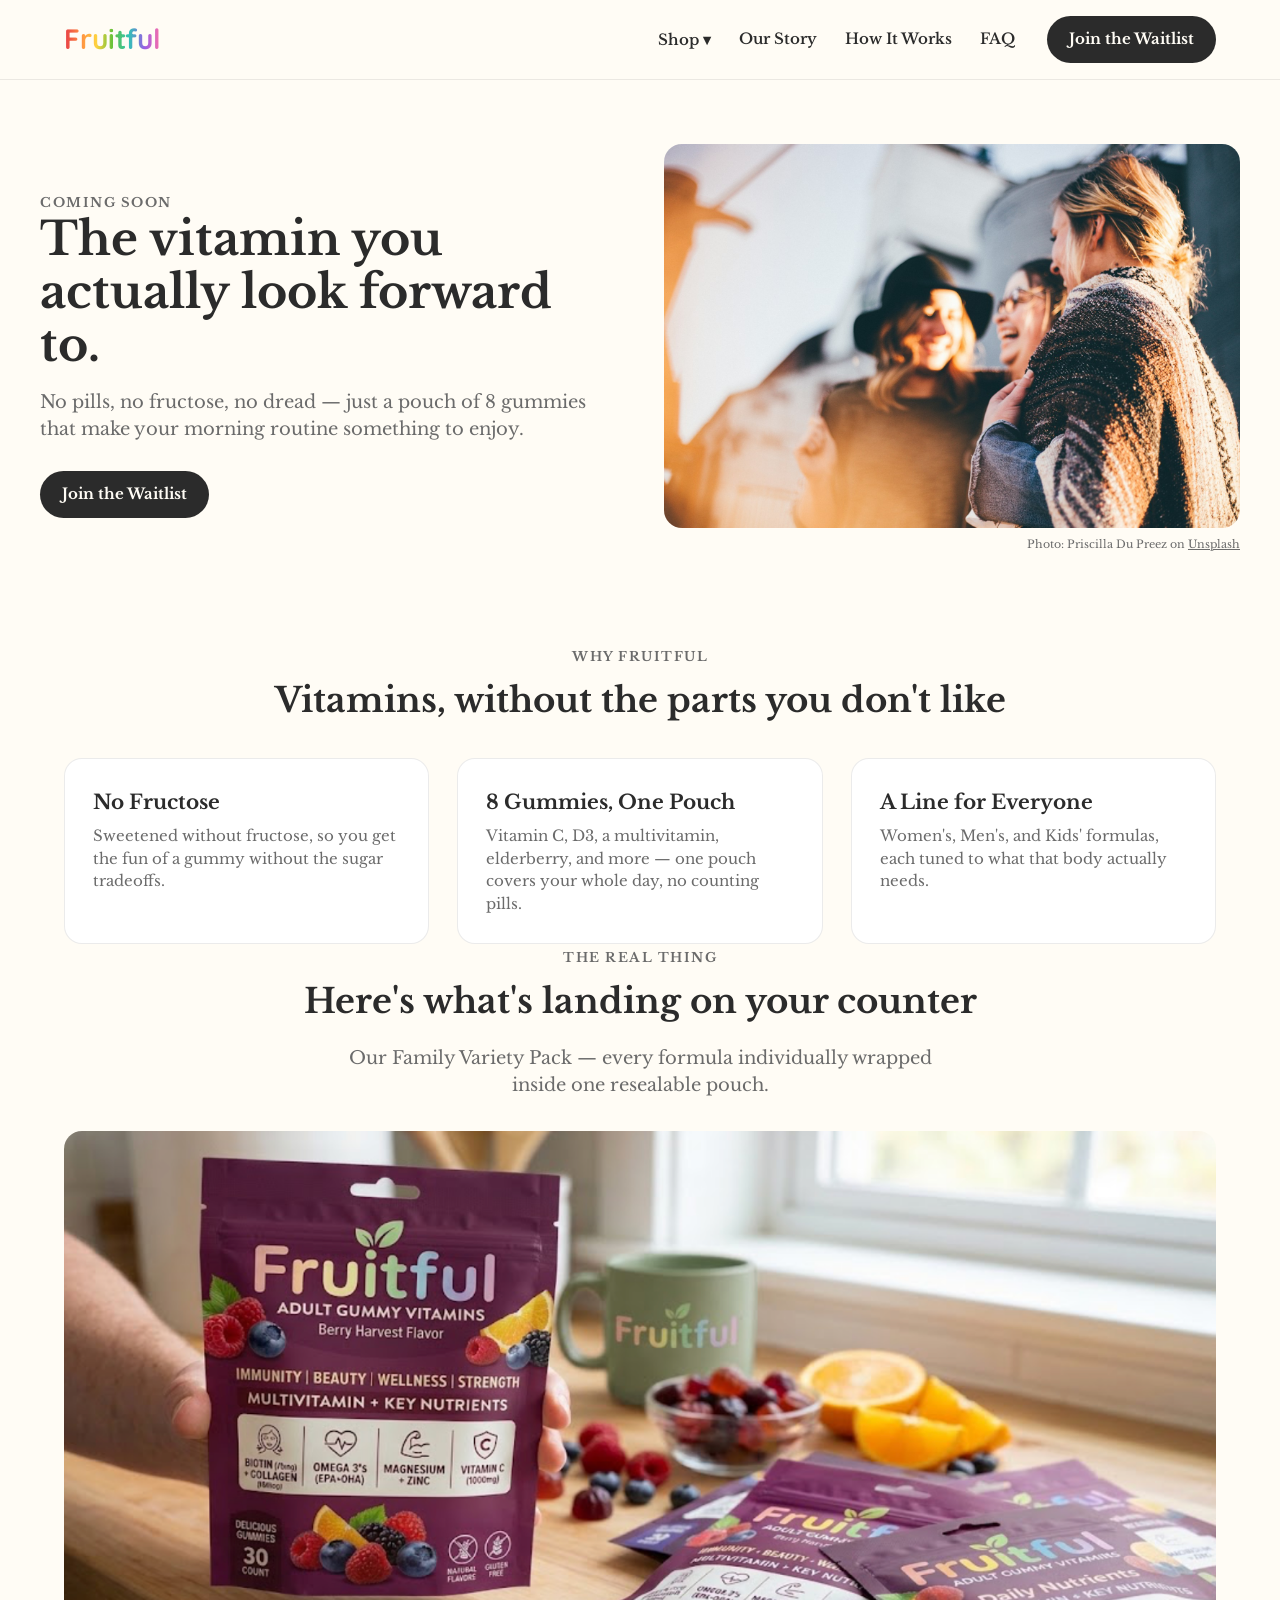
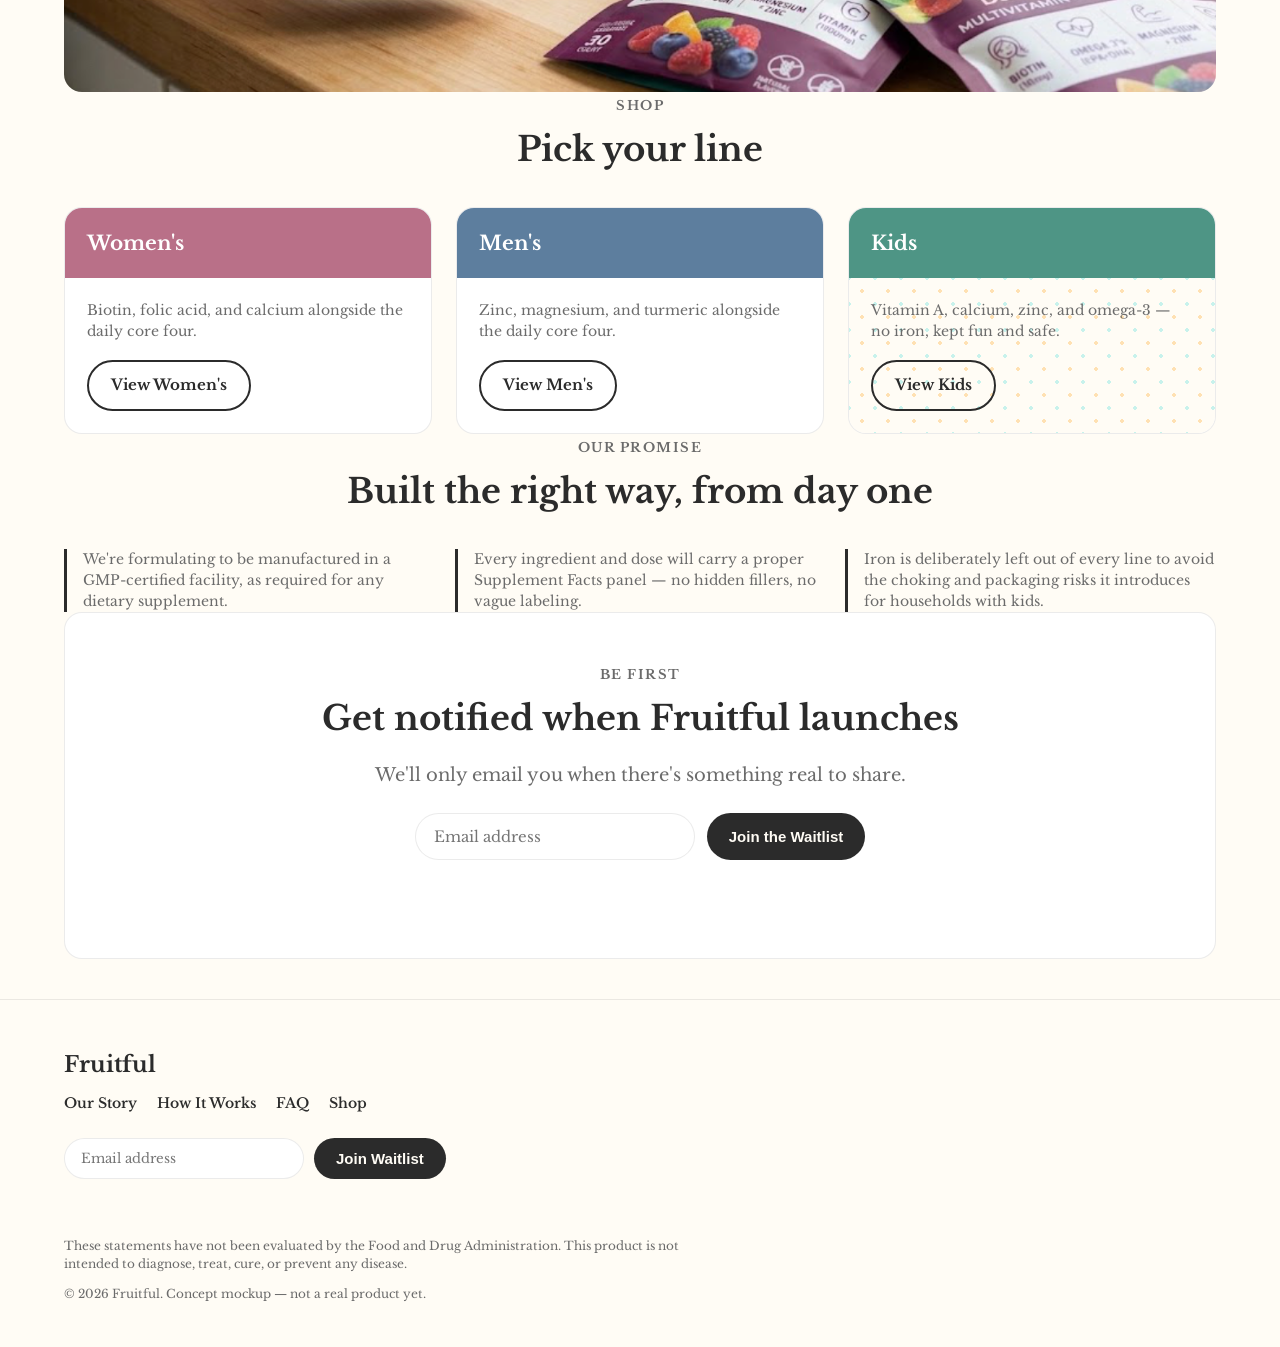
<file: index.html>
<!doctype html>
<html lang="en">
<head>
<meta charset="utf-8" />
<meta name="viewport" content="width=device-width, initial-scale=1" />
<title>Fruitful — daily vitamins, reinvented as fruit snacks</title>
<link rel="preconnect" href="https://fonts.googleapis.com">
<link href="https://fonts.googleapis.com/css2?family=Quicksand:wght@500;600;700&family=Libre+Baskerville:wght@400;700&display=swap" rel="stylesheet">
<link rel="stylesheet" href="css/styles.css">
</head>
<body>
<div id="nav-slot"></div>

<main>
  <div class="wrap hero">
    <div>
      <span class="eyebrow">Coming soon</span>
      <h1>The vitamin you actually look forward to.</h1>
      <p class="lede">No pills, no fructose, no dread — just a pouch of 8 gummies that make your morning routine something to enjoy.</p>
      <a href="#waitlist" class="btn btn-cta">Join the Waitlist</a>
    </div>
    <div>
      <div class="hero-photo"><img src="images/hero-index.jpg" alt="Friends laughing together outdoors"></div>
      <p class="photo-credit">Photo: Priscilla Du Preez on <a href="https://unsplash.com" target="_blank" rel="noopener">Unsplash</a></p>
    </div>
  </div>

  <section class="wrap">
    <div class="center">
      <span class="eyebrow">Why Fruitful</span>
      <h2>Vitamins, without the parts you don't like</h2>
    </div>
    <div class="features" style="margin-top:32px;">
      <div class="feature-card">
        <h3>No Fructose</h3>
        <p>Sweetened without fructose, so you get the fun of a gummy without the sugar tradeoffs.</p>
      </div>
      <div class="feature-card">
        <h3>8 Gummies, One Pouch</h3>
        <p>Vitamin C, D3, a multivitamin, elderberry, and more — one pouch covers your whole day, no counting pills.</p>
      </div>
      <div class="feature-card">
        <h3>A Line for Everyone</h3>
        <p>Women's, Men's, and Kids' formulas, each tuned to what that body actually needs.</p>
      </div>
    </div>
  </section>

  <section class="wrap">
    <div class="center">
      <span class="eyebrow">The real thing</span>
      <h2>Here's what's landing on your counter</h2>
      <p class="lede center">Our Family Variety Pack — every formula individually wrapped inside one resealable pouch.</p>
    </div>
    <div class="hero-photo" style="margin-top:32px;">
      <img src="images/packaging-family-pack.png" alt="Fruitful Family Variety Pack pouch surrounded by individually wrapped gummy packets for Vitamin C, D3, Multi, Elderberry, Zinc, Magnesium, Complex, B12, Biotin, and Turmeric">
    </div>
  </section>

  <section class="wrap">
    <div class="center">
      <span class="eyebrow">Shop</span>
      <h2>Pick your line</h2>
    </div>
    <div class="lines-grid" style="margin-top:32px;">
      <div class="line-card women">
        <div class="line-banner">Women's</div>
        <div class="line-body">
          <p>Biotin, folic acid, and calcium alongside the daily core four.</p>
          <a href="product-women.html" class="btn btn-outline">View Women's</a>
        </div>
      </div>
      <div class="line-card men">
        <div class="line-banner">Men's</div>
        <div class="line-body">
          <p>Zinc, magnesium, and turmeric alongside the daily core four.</p>
          <a href="product-men.html" class="btn btn-outline">View Men's</a>
        </div>
      </div>
      <div class="line-card kids">
        <div class="line-banner">Kids</div>
        <div class="line-body">
          <p>Vitamin A, calcium, zinc, and omega-3 — no iron, kept fun and safe.</p>
          <a href="product-kids.html" class="btn btn-outline">View Kids</a>
        </div>
      </div>
    </div>
  </section>

  <section class="wrap">
    <div class="center">
      <span class="eyebrow">Our promise</span>
      <h2>Built the right way, from day one</h2>
    </div>
    <div class="promise-list">
      <div class="promise-item">We're formulating to be manufactured in a GMP-certified facility, as required for any dietary supplement.</div>
      <div class="promise-item">Every ingredient and dose will carry a proper Supplement Facts panel — no hidden fillers, no vague labeling.</div>
      <div class="promise-item">Iron is deliberately left out of every line to avoid the choking and packaging risks it introduces for households with kids.</div>
    </div>
  </section>

  <section class="wrap" id="waitlist">
    <div class="waitlist">
      <span class="eyebrow">Be first</span>
      <h2>Get notified when Fruitful launches</h2>
      <p class="lede center">We'll only email you when there's something real to share.</p>
      <form class="waitlist-form" data-waitlist-form>
        <input type="email" placeholder="Email address" required />
        <button type="submit" class="btn btn-cta">Join the Waitlist</button>
      </form>
      <p class="form-message" data-waitlist-message></p>
    </div>
  </section>
</main>

<div id="footer-slot"></div>

<script src="js/nutrients.js"></script>
<script src="js/app.js"></script>
</body>
</html>
</file>
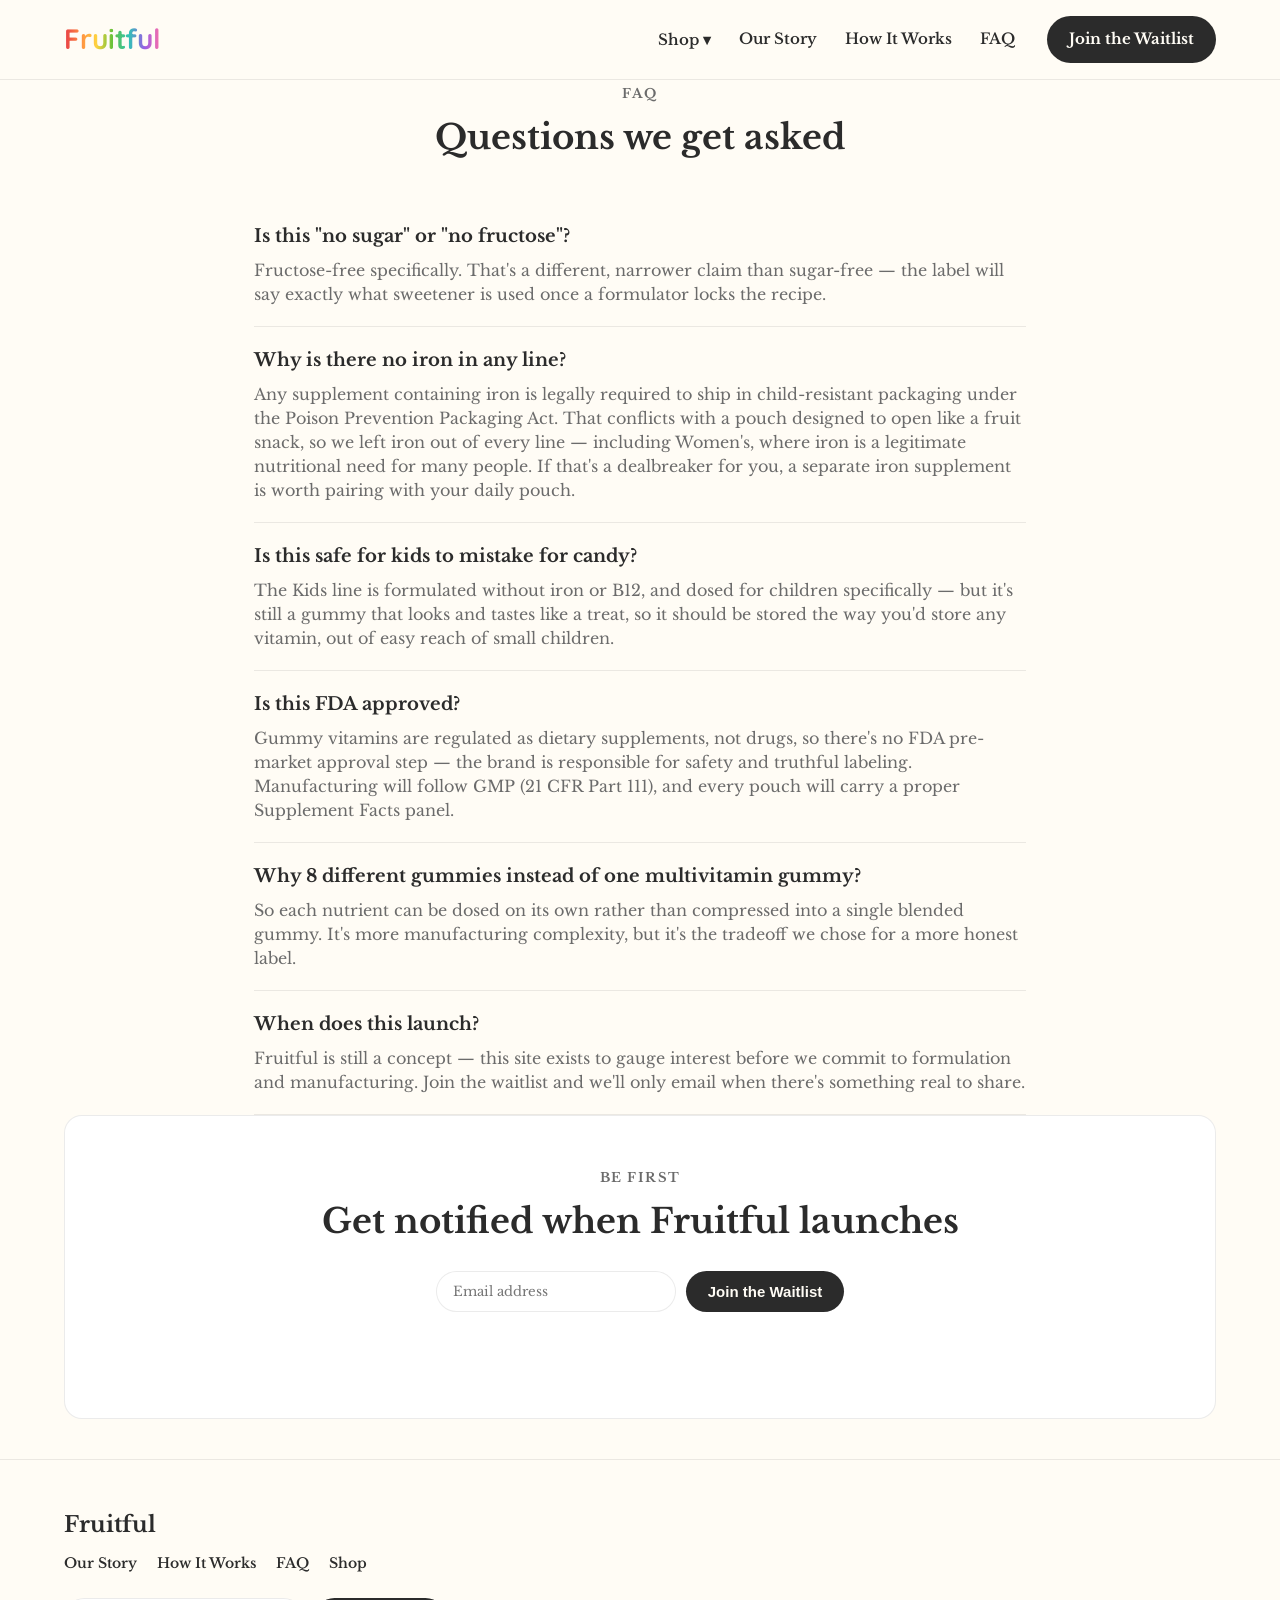
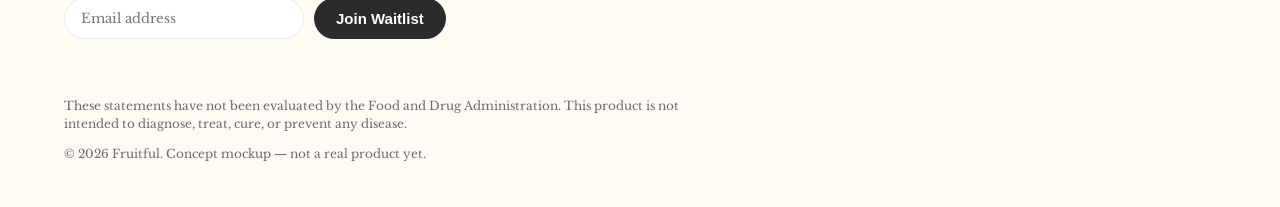
<file: faq.html>
<!doctype html>
<html lang="en">
<head>
<meta charset="utf-8" />
<meta name="viewport" content="width=device-width, initial-scale=1" />
<title>FAQ — Fruitful</title>
<link rel="preconnect" href="https://fonts.googleapis.com">
<link href="https://fonts.googleapis.com/css2?family=Quicksand:wght@500;600;700&family=Libre+Baskerville:wght@400;700&display=swap" rel="stylesheet">
<link rel="stylesheet" href="css/styles.css">
</head>
<body>
<div id="nav-slot"></div>

<main>
  <section class="wrap center" style="padding-bottom:24px;">
    <span class="eyebrow">FAQ</span>
    <h2>Questions we get asked</h2>
  </section>

  <section class="wrap" style="max-width:820px;">
    <div class="faq-item">
      <h3>Is this "no sugar" or "no fructose"?</h3>
      <p>Fructose-free specifically. That's a different, narrower claim than sugar-free — the label will say exactly what sweetener is used once a formulator locks the recipe.</p>
    </div>
    <div class="faq-item">
      <h3>Why is there no iron in any line?</h3>
      <p>Any supplement containing iron is legally required to ship in child-resistant packaging under the Poison Prevention Packaging Act. That conflicts with a pouch designed to open like a fruit snack, so we left iron out of every line — including Women's, where iron is a legitimate nutritional need for many people. If that's a dealbreaker for you, a separate iron supplement is worth pairing with your daily pouch.</p>
    </div>
    <div class="faq-item">
      <h3>Is this safe for kids to mistake for candy?</h3>
      <p>The Kids line is formulated without iron or B12, and dosed for children specifically — but it's still a gummy that looks and tastes like a treat, so it should be stored the way you'd store any vitamin, out of easy reach of small children.</p>
    </div>
    <div class="faq-item">
      <h3>Is this FDA approved?</h3>
      <p>Gummy vitamins are regulated as dietary supplements, not drugs, so there's no FDA pre-market approval step — the brand is responsible for safety and truthful labeling. Manufacturing will follow GMP (21 CFR Part 111), and every pouch will carry a proper Supplement Facts panel.</p>
    </div>
    <div class="faq-item">
      <h3>Why 8 different gummies instead of one multivitamin gummy?</h3>
      <p>So each nutrient can be dosed on its own rather than compressed into a single blended gummy. It's more manufacturing complexity, but it's the tradeoff we chose for a more honest label.</p>
    </div>
    <div class="faq-item">
      <h3>When does this launch?</h3>
      <p>Fruitful is still a concept — this site exists to gauge interest before we commit to formulation and manufacturing. Join the waitlist and we'll only email when there's something real to share.</p>
    </div>
  </section>

  <section class="wrap">
    <div class="waitlist">
      <span class="eyebrow">Be first</span>
      <h2>Get notified when Fruitful launches</h2>
      <form class="footer-waitlist" data-waitlist-form style="justify-content:center; margin-top:24px;">
        <input type="email" placeholder="Email address" required />
        <button type="submit" class="btn btn-cta">Join the Waitlist</button>
      </form>
      <p class="form-message" data-waitlist-message></p>
    </div>
  </section>
</main>

<div id="footer-slot"></div>

<script src="js/nutrients.js"></script>
<script src="js/app.js"></script>
</body>
</html>
</file>
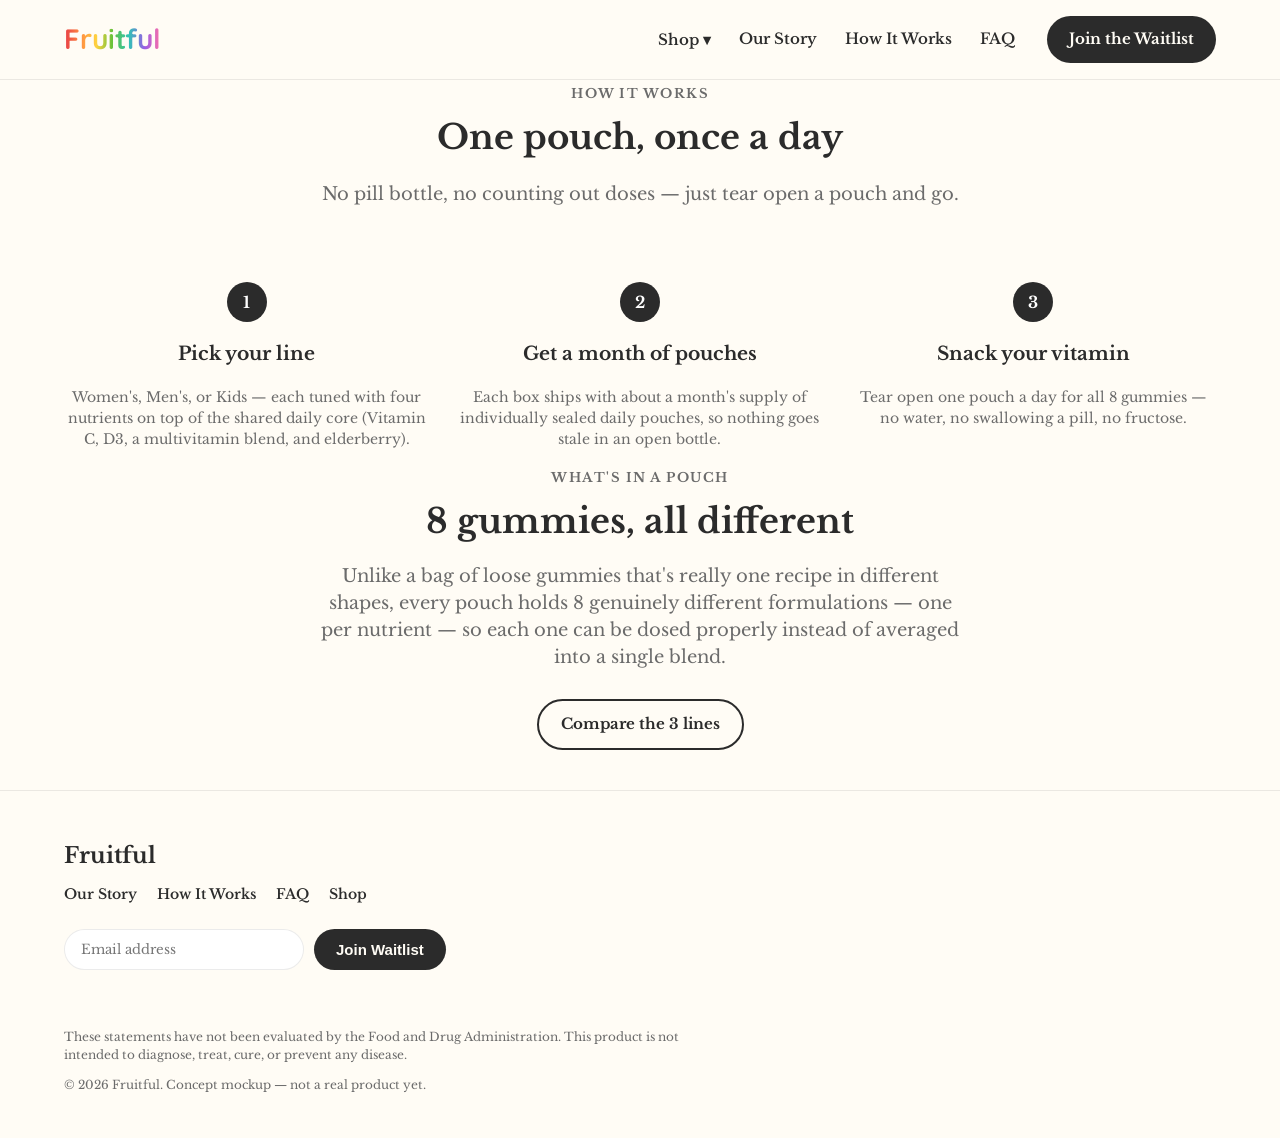
<file: how-it-works.html>
<!doctype html>
<html lang="en">
<head>
<meta charset="utf-8" />
<meta name="viewport" content="width=device-width, initial-scale=1" />
<title>How It Works — Fruitful</title>
<link rel="preconnect" href="https://fonts.googleapis.com">
<link href="https://fonts.googleapis.com/css2?family=Quicksand:wght@500;600;700&family=Libre+Baskerville:wght@400;700&display=swap" rel="stylesheet">
<link rel="stylesheet" href="css/styles.css">
</head>
<body>
<div id="nav-slot"></div>

<main>
  <section class="wrap center" style="padding-bottom:24px;">
    <span class="eyebrow">How it works</span>
    <h2>One pouch, once a day</h2>
    <p class="lede center">No pill bottle, no counting out doses — just tear open a pouch and go.</p>
  </section>

  <section class="wrap">
    <div class="steps">
      <div class="step">
        <div class="step-num">1</div>
        <h3>Pick your line</h3>
        <p>Women's, Men's, or Kids — each tuned with four nutrients on top of the shared daily core (Vitamin C, D3, a multivitamin blend, and elderberry).</p>
      </div>
      <div class="step">
        <div class="step-num">2</div>
        <h3>Get a month of pouches</h3>
        <p>Each box ships with about a month's supply of individually sealed daily pouches, so nothing goes stale in an open bottle.</p>
      </div>
      <div class="step">
        <div class="step-num">3</div>
        <h3>Snack your vitamin</h3>
        <p>Tear open one pouch a day for all 8 gummies — no water, no swallowing a pill, no fructose.</p>
      </div>
    </div>
  </section>

  <section class="wrap">
    <div class="center">
      <span class="eyebrow">What's in a pouch</span>
      <h2>8 gummies, all different</h2>
    </div>
    <p class="lede center" style="margin:16px auto 0;">Unlike a bag of loose gummies that's really one recipe in different shapes, every pouch holds 8 genuinely different formulations — one per nutrient — so each one can be dosed properly instead of averaged into a single blend.</p>
    <a href="shop.html" class="btn btn-outline" style="display:table; margin:28px auto 0;">Compare the 3 lines</a>
  </section>
</main>

<div id="footer-slot"></div>

<script src="js/nutrients.js"></script>
<script src="js/app.js"></script>
</body>
</html>
</file>
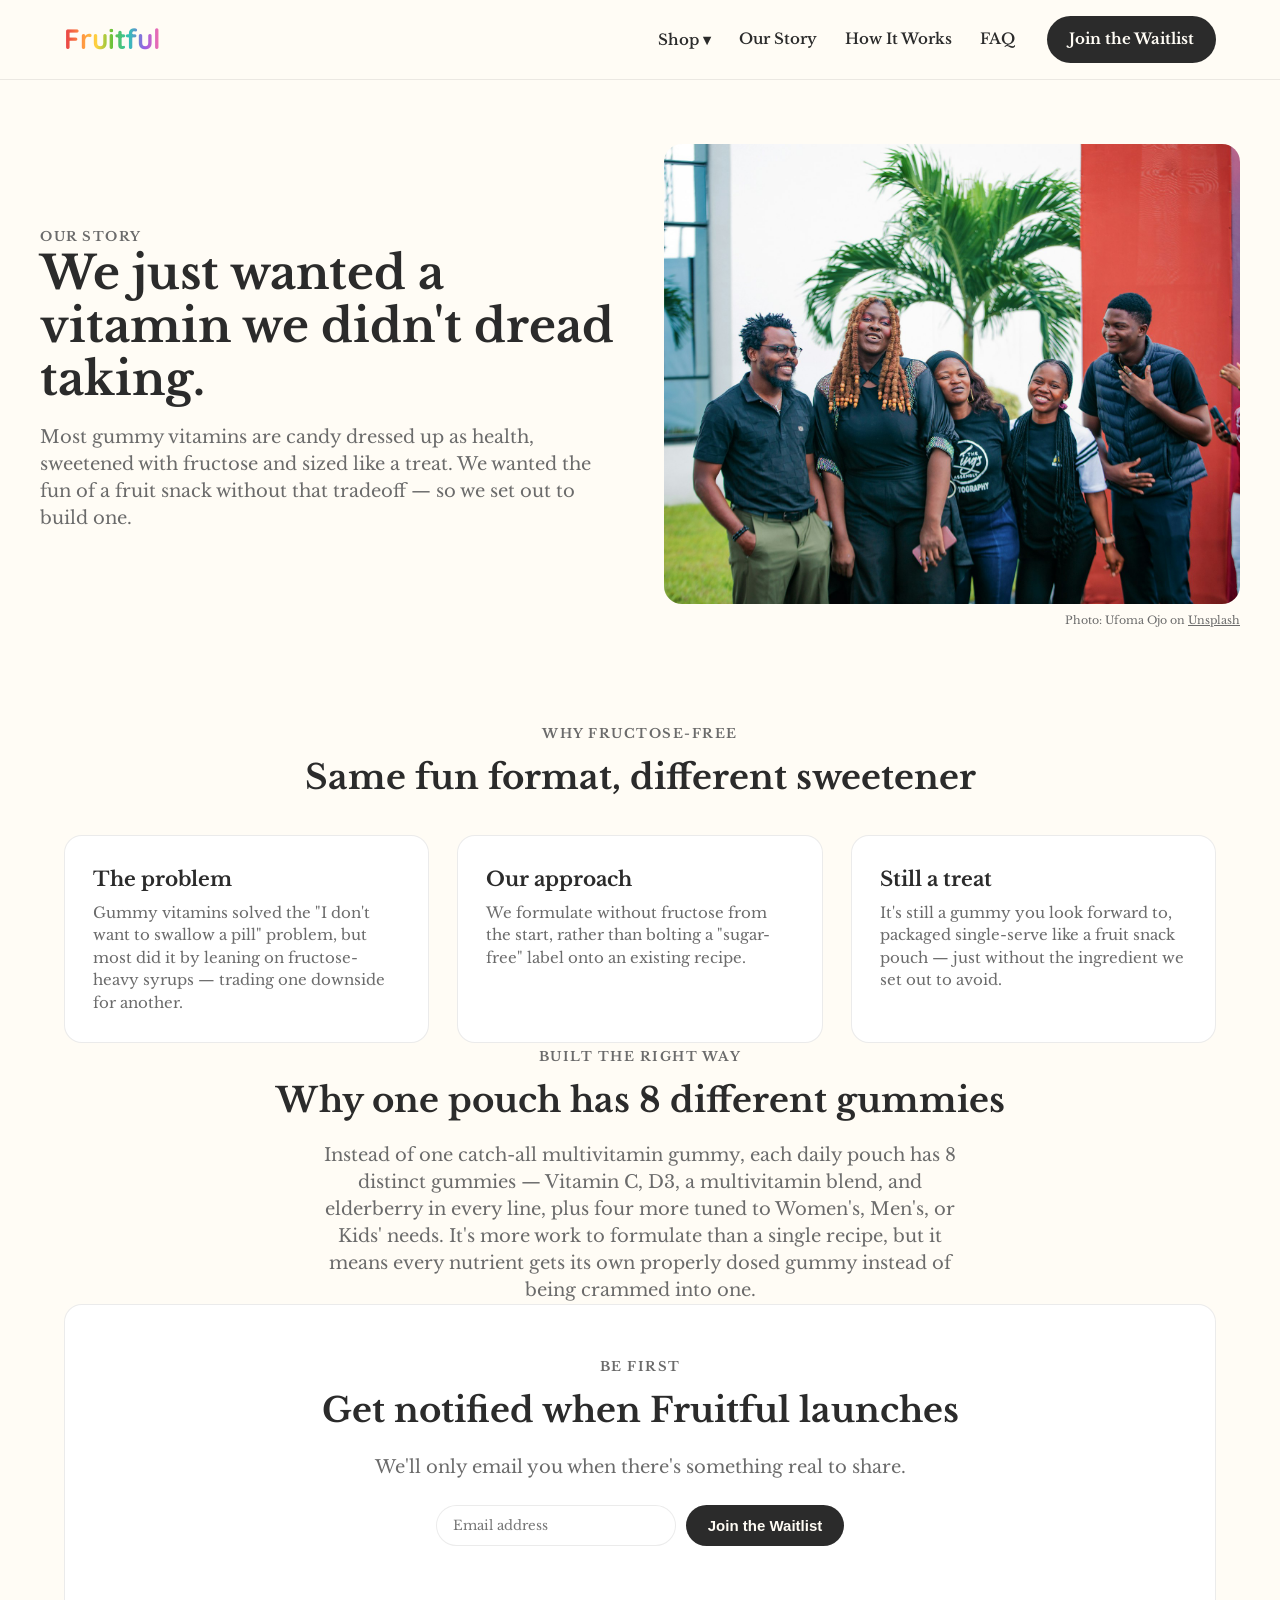
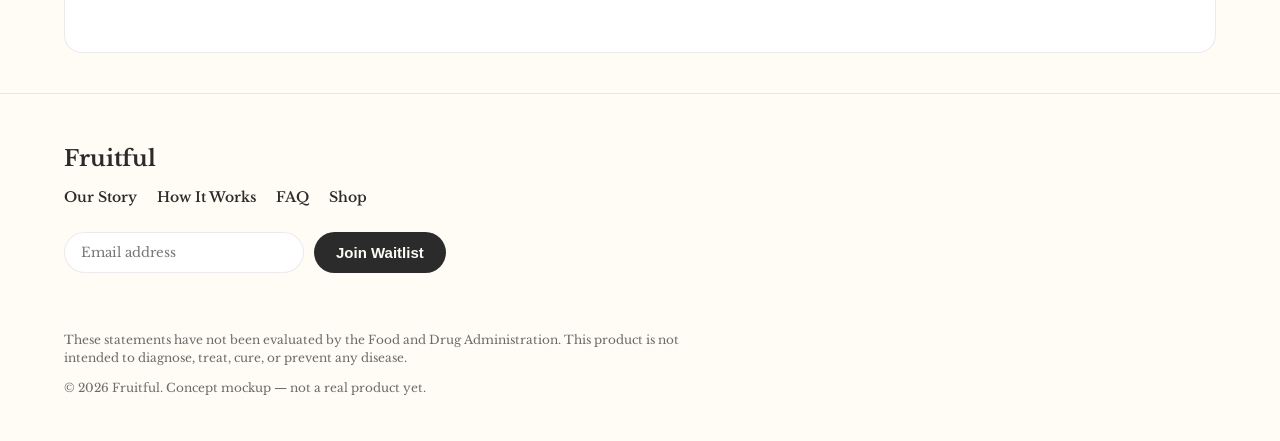
<file: our-story.html>
<!doctype html>
<html lang="en">
<head>
<meta charset="utf-8" />
<meta name="viewport" content="width=device-width, initial-scale=1" />
<title>Our Story — Fruitful</title>
<link rel="preconnect" href="https://fonts.googleapis.com">
<link href="https://fonts.googleapis.com/css2?family=Quicksand:wght@500;600;700&family=Libre+Baskerville:wght@400;700&display=swap" rel="stylesheet">
<link rel="stylesheet" href="css/styles.css">
</head>
<body>
<div id="nav-slot"></div>

<main>
  <div class="wrap hero">
    <div>
      <span class="eyebrow">Our story</span>
      <h1>We just wanted a vitamin we didn't dread taking.</h1>
      <p class="lede">Most gummy vitamins are candy dressed up as health, sweetened with fructose and sized like a treat. We wanted the fun of a fruit snack without that tradeoff — so we set out to build one.</p>
    </div>
    <div>
      <div class="hero-photo"><img src="images/hero-story.jpg" alt="Group of friends laughing together outdoors"></div>
      <p class="photo-credit">Photo: Ufoma Ojo on <a href="https://unsplash.com" target="_blank" rel="noopener">Unsplash</a></p>
    </div>
  </div>

  <section class="wrap">
    <div class="center">
      <span class="eyebrow">Why fructose-free</span>
      <h2>Same fun format, different sweetener</h2>
    </div>
    <div class="features" style="margin-top:32px;">
      <div class="feature-card">
        <h3>The problem</h3>
        <p>Gummy vitamins solved the "I don't want to swallow a pill" problem, but most did it by leaning on fructose-heavy syrups — trading one downside for another.</p>
      </div>
      <div class="feature-card">
        <h3>Our approach</h3>
        <p>We formulate without fructose from the start, rather than bolting a "sugar-free" label onto an existing recipe.</p>
      </div>
      <div class="feature-card">
        <h3>Still a treat</h3>
        <p>It's still a gummy you look forward to, packaged single-serve like a fruit snack pouch — just without the ingredient we set out to avoid.</p>
      </div>
    </div>
  </section>

  <section class="wrap">
    <div class="center">
      <span class="eyebrow">Built the right way</span>
      <h2>Why one pouch has 8 different gummies</h2>
    </div>
    <p class="lede center" style="margin:16px auto 0;">Instead of one catch-all multivitamin gummy, each daily pouch has 8 distinct gummies — Vitamin C, D3, a multivitamin blend, and elderberry in every line, plus four more tuned to Women's, Men's, or Kids' needs. It's more work to formulate than a single recipe, but it means every nutrient gets its own properly dosed gummy instead of being crammed into one.</p>
  </section>

  <section class="wrap">
    <div class="waitlist">
      <span class="eyebrow">Be first</span>
      <h2>Get notified when Fruitful launches</h2>
      <p class="lede center">We'll only email you when there's something real to share.</p>
      <form class="footer-waitlist" data-waitlist-form style="justify-content:center; margin-top:24px;">
        <input type="email" placeholder="Email address" required />
        <button type="submit" class="btn btn-cta">Join the Waitlist</button>
      </form>
      <p class="form-message" data-waitlist-message></p>
    </div>
  </section>
</main>

<div id="footer-slot"></div>

<script src="js/nutrients.js"></script>
<script src="js/app.js"></script>
</body>
</html>
</file>
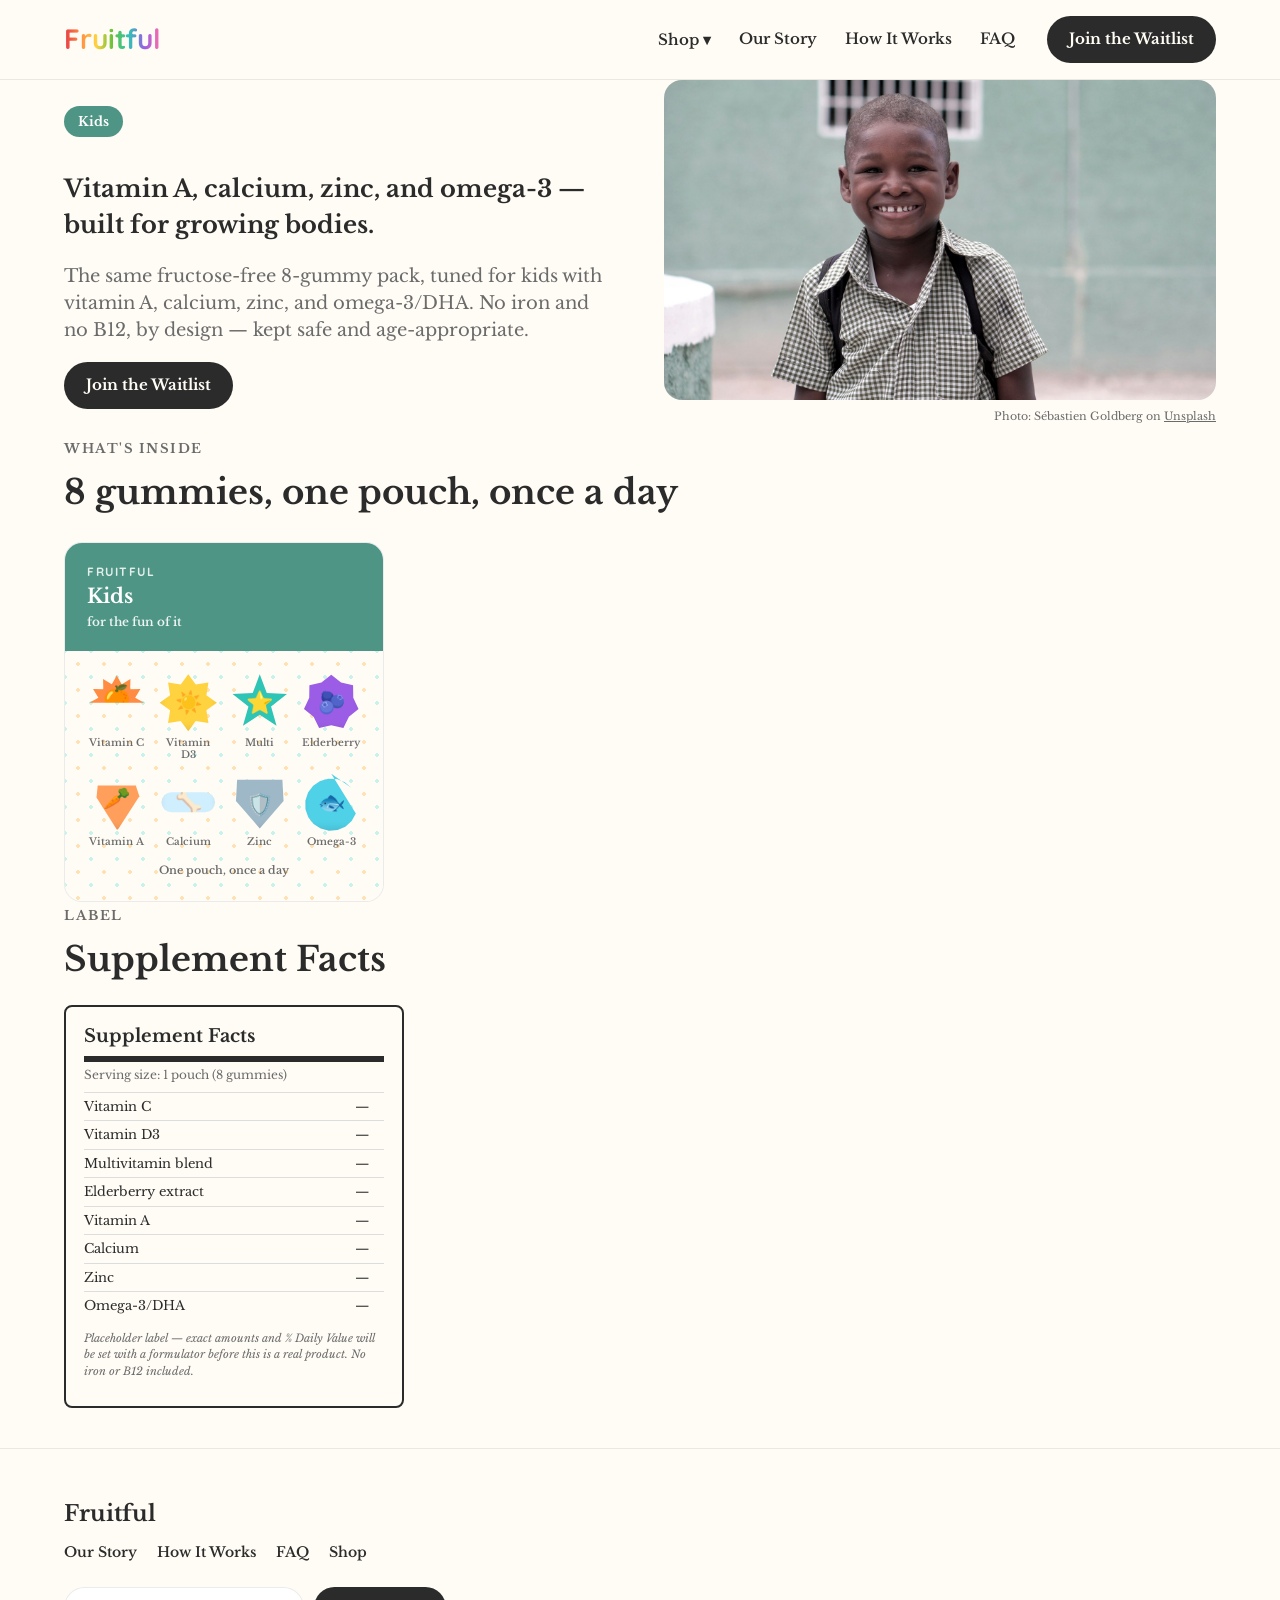
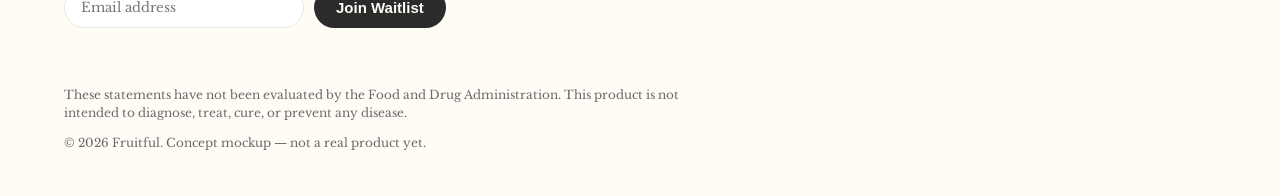
<file: product-kids.html>
<!doctype html>
<html lang="en">
<head>
<meta charset="utf-8" />
<meta name="viewport" content="width=device-width, initial-scale=1" />
<title>Fruitful Kids</title>
<link rel="preconnect" href="https://fonts.googleapis.com">
<link href="https://fonts.googleapis.com/css2?family=Quicksand:wght@500;600;700&family=Libre+Baskerville:wght@400;700&display=swap" rel="stylesheet">
<link rel="stylesheet" href="css/styles.css">
</head>
<body>
<div id="nav-slot"></div>

<main>
  <section class="wrap">
    <div class="product-hero">
      <div>
        <span class="product-tag tag-kids">Kids</span>
        <h1>Vitamin A, calcium, zinc, and omega-3 — built for growing bodies.</h1>
        <p class="lede">The same fructose-free 8-gummy pack, tuned for kids with vitamin A, calcium, zinc, and omega-3/DHA. No iron and no B12, by design — kept safe and age-appropriate.</p>
        <a href="index.html#waitlist" class="btn btn-cta">Join the Waitlist</a>
      </div>
      <div>
        <div class="hero-photo"><img src="images/hero-kids.jpg" alt="Boy smiling, wearing a backpack"></div>
        <p class="photo-credit">Photo: Sébastien Goldberg on <a href="https://unsplash.com" target="_blank" rel="noopener">Unsplash</a></p>
      </div>
    </div>
  </section>

  <section class="wrap">
    <span class="eyebrow">What's inside</span>
    <h2>8 gummies, one pouch, once a day</h2>
    <div class="line-card kids pkg-mock">
      <div class="line-banner">
        <div class="line-wordmark">Fruitful</div>
        Kids
        <div class="line-sub">for the fun of it</div>
      </div>
      <div class="line-body">
        <div class="gummy-grid" data-gummy-grid="kids"></div>
        <div class="line-caption">One pouch, once a day</div>
      </div>
    </div>
  </section>

  <section class="wrap">
    <span class="eyebrow">Label</span>
    <h2>Supplement Facts</h2>
    <div class="supp-facts" style="margin-top:20px;">
      <h4>Supplement Facts</h4>
      <p style="margin:4px 0 0; font-size:12px; color:var(--ink-soft);">Serving size: 1 pouch (8 gummies)</p>
      <table>
        <tr><td>Vitamin C</td><td>—</td></tr>
        <tr><td>Vitamin D3</td><td>—</td></tr>
        <tr><td>Multivitamin blend</td><td>—</td></tr>
        <tr><td>Elderberry extract</td><td>—</td></tr>
        <tr><td>Vitamin A</td><td>—</td></tr>
        <tr><td>Calcium</td><td>—</td></tr>
        <tr><td>Zinc</td><td>—</td></tr>
        <tr><td>Omega-3/DHA</td><td>—</td></tr>
      </table>
      <p class="note">Placeholder label — exact amounts and % Daily Value will be set with a formulator before this is a real product. No iron or B12 included.</p>
    </div>
  </section>
</main>

<div id="footer-slot"></div>

<script src="js/nutrients.js"></script>
<script src="js/app.js"></script>
<script>
  document.addEventListener("DOMContentLoaded", () => {
    document.querySelectorAll("[data-gummy-grid]").forEach(el => {
      renderGummyGrid(el, el.dataset.gummyGrid);
    });
  });
</script>
</body>
</html>
</file>
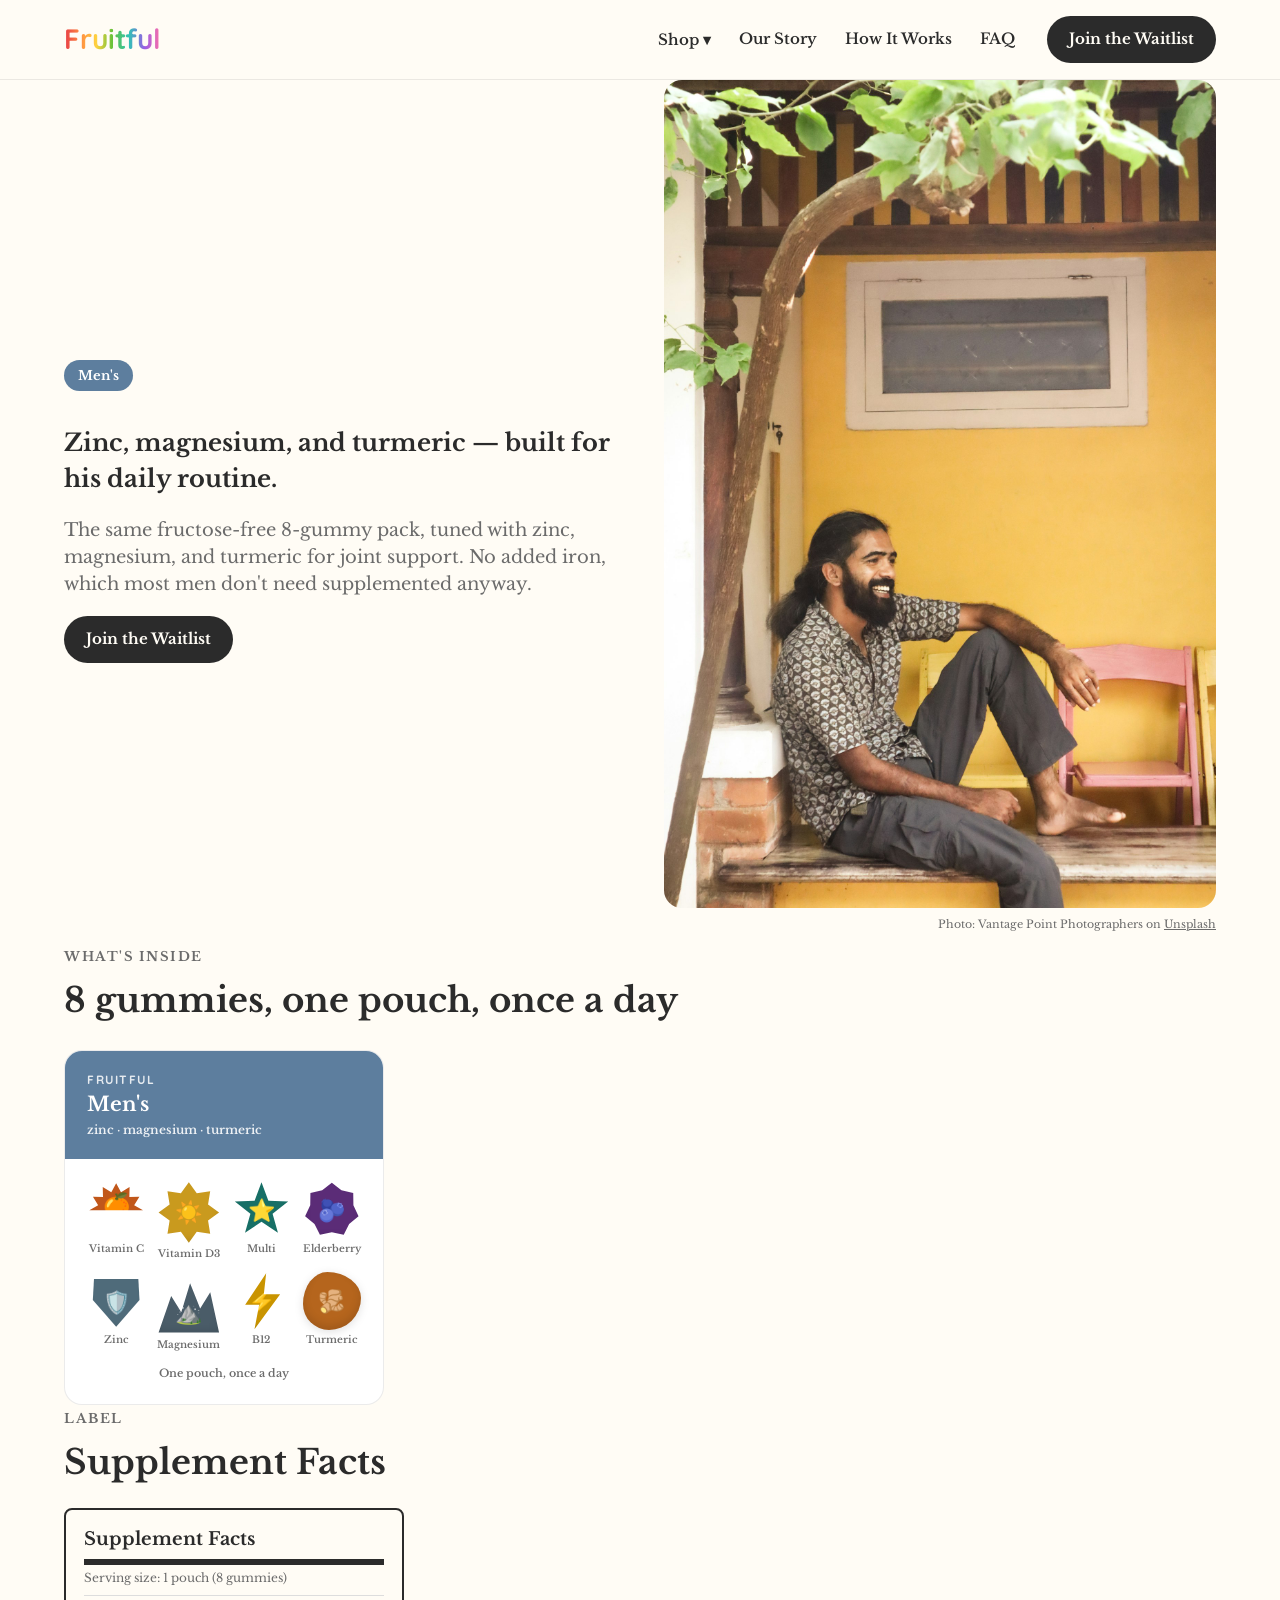
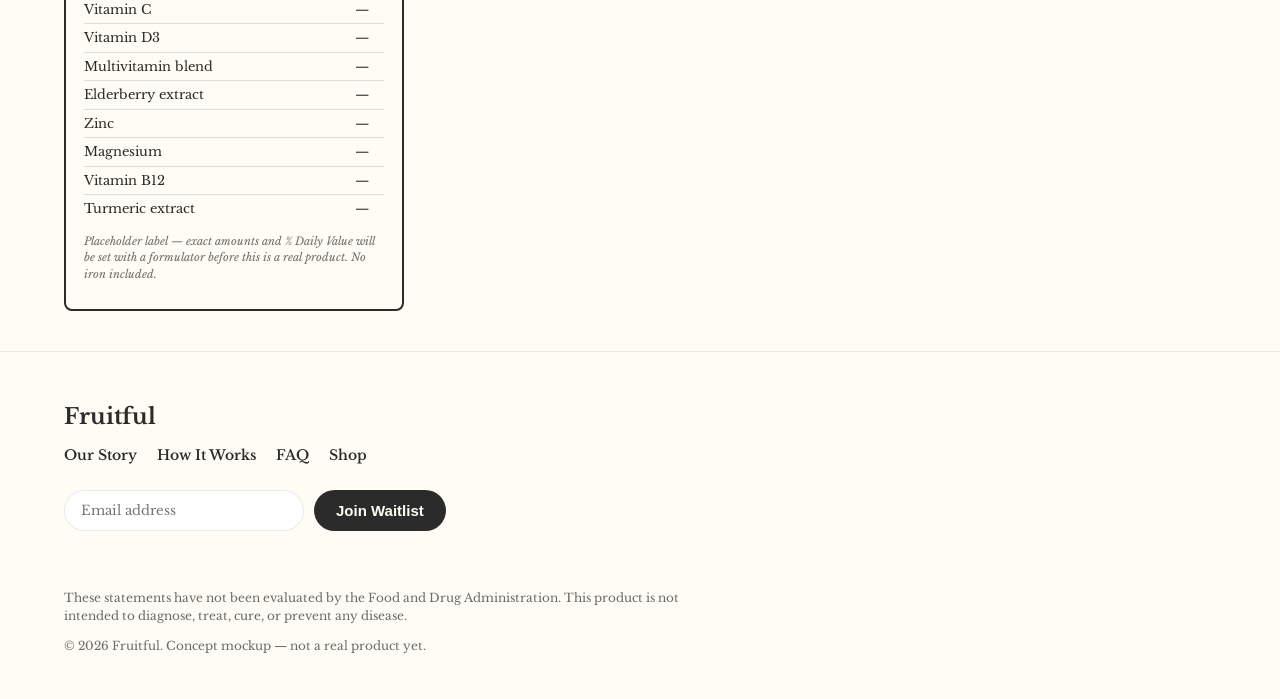
<file: product-men.html>
<!doctype html>
<html lang="en">
<head>
<meta charset="utf-8" />
<meta name="viewport" content="width=device-width, initial-scale=1" />
<title>Fruitful Men's</title>
<link rel="preconnect" href="https://fonts.googleapis.com">
<link href="https://fonts.googleapis.com/css2?family=Quicksand:wght@500;600;700&family=Libre+Baskerville:wght@400;700&display=swap" rel="stylesheet">
<link rel="stylesheet" href="css/styles.css">
</head>
<body>
<div id="nav-slot"></div>

<main>
  <section class="wrap">
    <div class="product-hero">
      <div>
        <span class="product-tag tag-men">Men's</span>
        <h1>Zinc, magnesium, and turmeric — built for his daily routine.</h1>
        <p class="lede">The same fructose-free 8-gummy pack, tuned with zinc, magnesium, and turmeric for joint support. No added iron, which most men don't need supplemented anyway.</p>
        <a href="index.html#waitlist" class="btn btn-cta">Join the Waitlist</a>
      </div>
      <div>
        <div class="hero-photo"><img src="images/hero-men.jpg" alt="Man smiling and relaxing outdoors"></div>
        <p class="photo-credit">Photo: Vantage Point Photographers on <a href="https://unsplash.com" target="_blank" rel="noopener">Unsplash</a></p>
      </div>
    </div>
  </section>

  <section class="wrap">
    <span class="eyebrow">What's inside</span>
    <h2>8 gummies, one pouch, once a day</h2>
    <div class="line-card men pkg-mock">
      <div class="line-banner">
        <div class="line-wordmark">Fruitful</div>
        Men's
        <div class="line-sub">zinc · magnesium · turmeric</div>
      </div>
      <div class="line-body">
        <div class="gummy-grid" data-gummy-grid="men"></div>
        <div class="line-caption">One pouch, once a day</div>
      </div>
    </div>
  </section>

  <section class="wrap">
    <span class="eyebrow">Label</span>
    <h2>Supplement Facts</h2>
    <div class="supp-facts" style="margin-top:20px;">
      <h4>Supplement Facts</h4>
      <p style="margin:4px 0 0; font-size:12px; color:var(--ink-soft);">Serving size: 1 pouch (8 gummies)</p>
      <table>
        <tr><td>Vitamin C</td><td>—</td></tr>
        <tr><td>Vitamin D3</td><td>—</td></tr>
        <tr><td>Multivitamin blend</td><td>—</td></tr>
        <tr><td>Elderberry extract</td><td>—</td></tr>
        <tr><td>Zinc</td><td>—</td></tr>
        <tr><td>Magnesium</td><td>—</td></tr>
        <tr><td>Vitamin B12</td><td>—</td></tr>
        <tr><td>Turmeric extract</td><td>—</td></tr>
      </table>
      <p class="note">Placeholder label — exact amounts and % Daily Value will be set with a formulator before this is a real product. No iron included.</p>
    </div>
  </section>
</main>

<div id="footer-slot"></div>

<script src="js/nutrients.js"></script>
<script src="js/app.js"></script>
<script>
  document.addEventListener("DOMContentLoaded", () => {
    document.querySelectorAll("[data-gummy-grid]").forEach(el => {
      renderGummyGrid(el, el.dataset.gummyGrid);
    });
  });
</script>
</body>
</html>
</file>
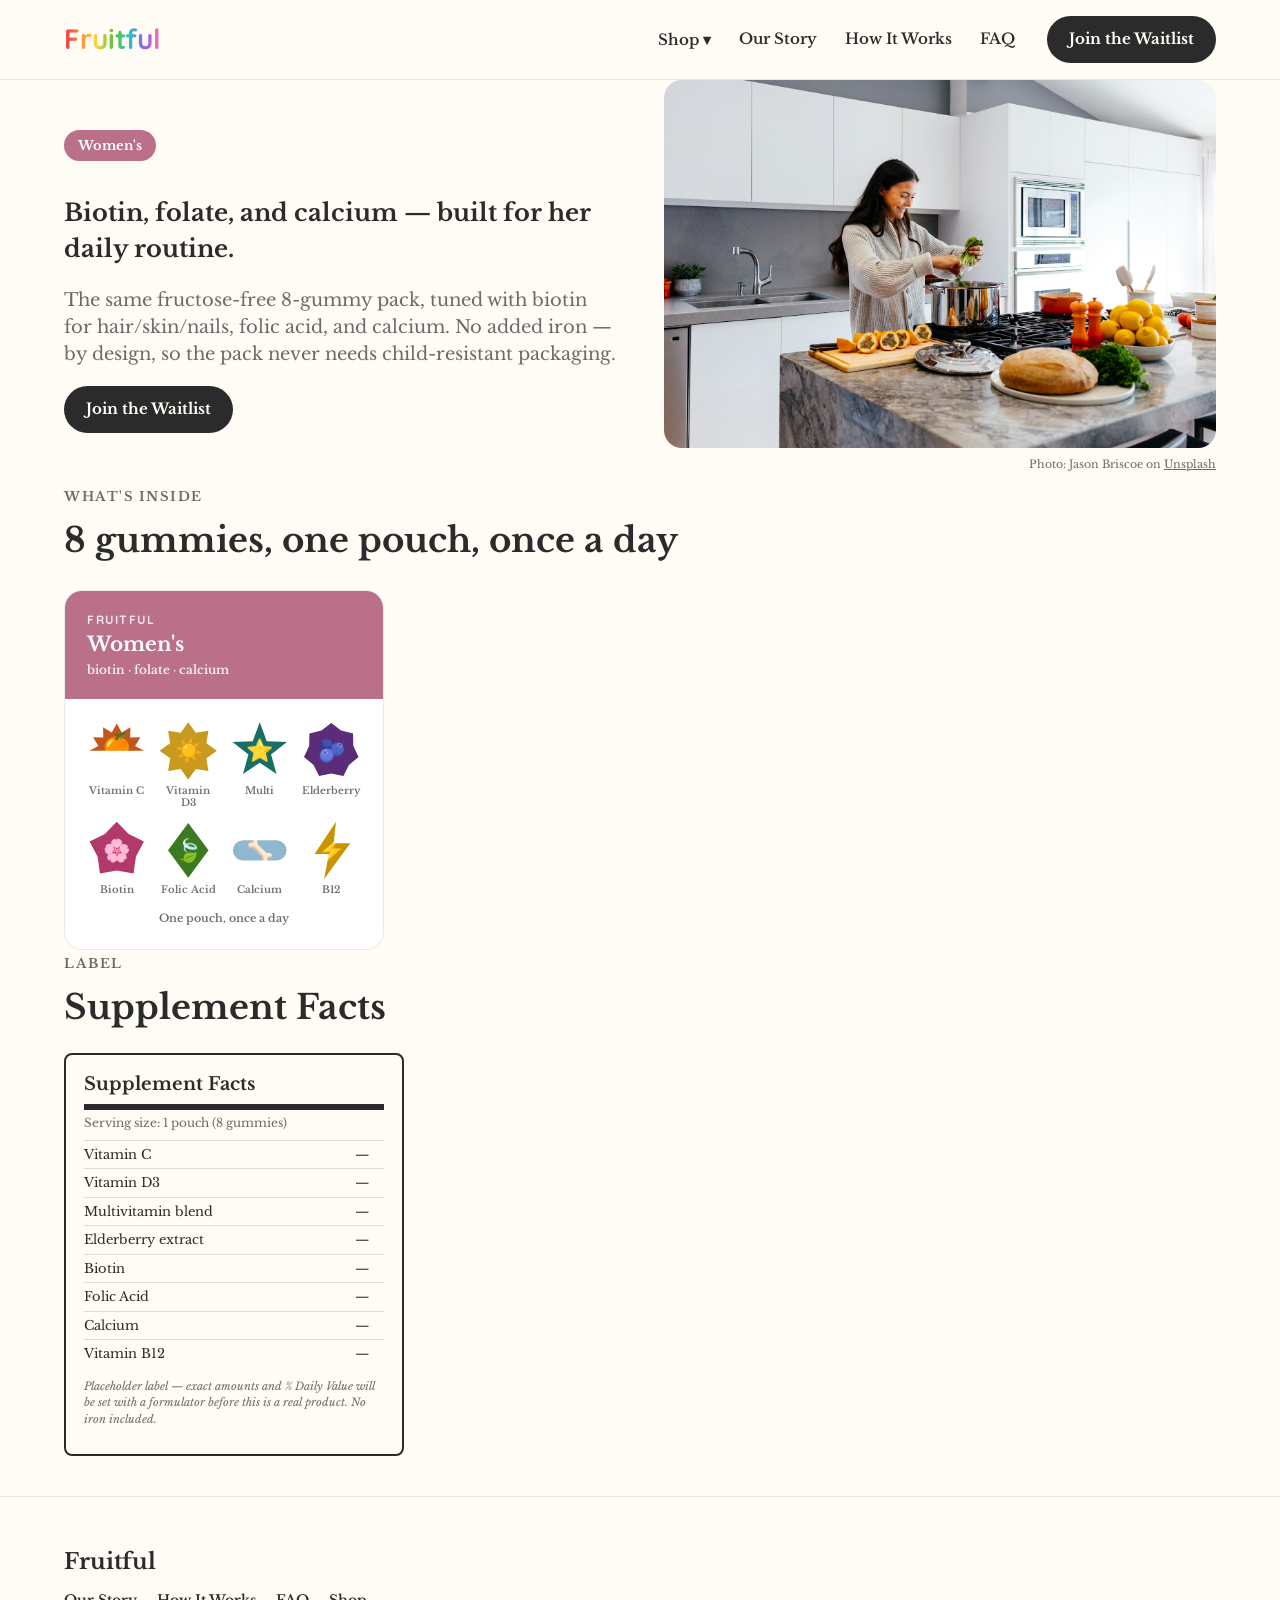
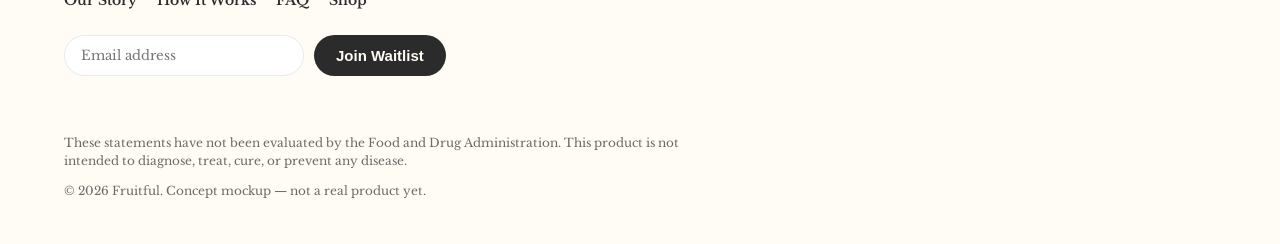
<file: product-women.html>
<!doctype html>
<html lang="en">
<head>
<meta charset="utf-8" />
<meta name="viewport" content="width=device-width, initial-scale=1" />
<title>Fruitful Women's</title>
<link rel="preconnect" href="https://fonts.googleapis.com">
<link href="https://fonts.googleapis.com/css2?family=Quicksand:wght@500;600;700&family=Libre+Baskerville:wght@400;700&display=swap" rel="stylesheet">
<link rel="stylesheet" href="css/styles.css">
</head>
<body>
<div id="nav-slot"></div>

<main>
  <section class="wrap">
    <div class="product-hero">
      <div>
        <span class="product-tag tag-women">Women's</span>
        <h1>Biotin, folate, and calcium — built for her daily routine.</h1>
        <p class="lede">The same fructose-free 8-gummy pack, tuned with biotin for hair/skin/nails, folic acid, and calcium. No added iron — by design, so the pack never needs child-resistant packaging.</p>
        <a href="index.html#waitlist" class="btn btn-cta">Join the Waitlist</a>
      </div>
      <div>
        <div class="hero-photo"><img src="images/hero-women.jpg" alt="Woman smiling while cooking a healthy meal"></div>
        <p class="photo-credit">Photo: Jason Briscoe on <a href="https://unsplash.com" target="_blank" rel="noopener">Unsplash</a></p>
      </div>
    </div>
  </section>

  <section class="wrap">
    <span class="eyebrow">What's inside</span>
    <h2>8 gummies, one pouch, once a day</h2>
    <div class="line-card women pkg-mock">
      <div class="line-banner">
        <div class="line-wordmark">Fruitful</div>
        Women's
        <div class="line-sub">biotin · folate · calcium</div>
      </div>
      <div class="line-body">
        <div class="gummy-grid" data-gummy-grid="women"></div>
        <div class="line-caption">One pouch, once a day</div>
      </div>
    </div>
  </section>

  <section class="wrap">
    <span class="eyebrow">Label</span>
    <h2>Supplement Facts</h2>
    <div class="supp-facts" style="margin-top:20px;">
      <h4>Supplement Facts</h4>
      <p style="margin:4px 0 0; font-size:12px; color:var(--ink-soft);">Serving size: 1 pouch (8 gummies)</p>
      <table>
        <tr><td>Vitamin C</td><td>—</td></tr>
        <tr><td>Vitamin D3</td><td>—</td></tr>
        <tr><td>Multivitamin blend</td><td>—</td></tr>
        <tr><td>Elderberry extract</td><td>—</td></tr>
        <tr><td>Biotin</td><td>—</td></tr>
        <tr><td>Folic Acid</td><td>—</td></tr>
        <tr><td>Calcium</td><td>—</td></tr>
        <tr><td>Vitamin B12</td><td>—</td></tr>
      </table>
      <p class="note">Placeholder label — exact amounts and % Daily Value will be set with a formulator before this is a real product. No iron included.</p>
    </div>
  </section>
</main>

<div id="footer-slot"></div>

<script src="js/nutrients.js"></script>
<script src="js/app.js"></script>
<script>
  document.addEventListener("DOMContentLoaded", () => {
    document.querySelectorAll("[data-gummy-grid]").forEach(el => {
      renderGummyGrid(el, el.dataset.gummyGrid);
    });
  });
</script>
</body>
</html>
</file>
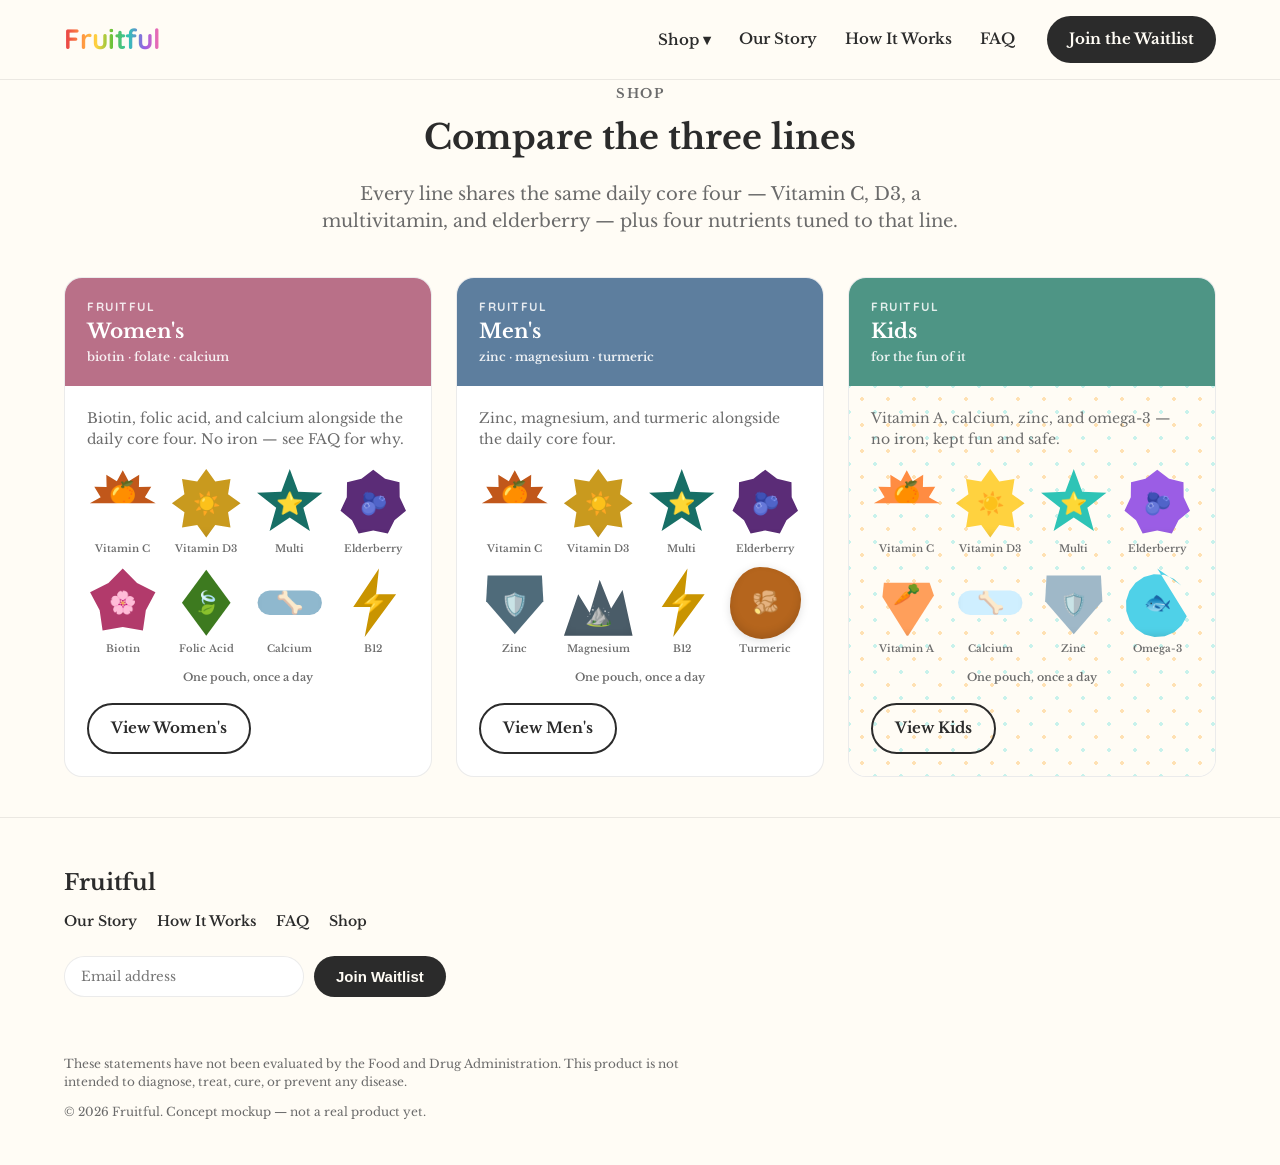
<file: shop.html>
<!doctype html>
<html lang="en">
<head>
<meta charset="utf-8" />
<meta name="viewport" content="width=device-width, initial-scale=1" />
<title>Shop — Fruitful</title>
<link rel="preconnect" href="https://fonts.googleapis.com">
<link href="https://fonts.googleapis.com/css2?family=Quicksand:wght@500;600;700&family=Libre+Baskerville:wght@400;700&display=swap" rel="stylesheet">
<link rel="stylesheet" href="css/styles.css">
</head>
<body>
<div id="nav-slot"></div>

<main>
  <section class="wrap center" style="padding-bottom:24px;">
    <span class="eyebrow">Shop</span>
    <h2>Compare the three lines</h2>
    <p class="lede center">Every line shares the same daily core four — Vitamin C, D3, a multivitamin, and elderberry — plus four nutrients tuned to that line.</p>
  </section>

  <section class="wrap">
    <div class="lines-grid">
      <div class="line-card women">
        <div class="line-banner">
          <div class="line-wordmark">Fruitful</div>
          Women's
          <div class="line-sub">biotin · folate · calcium</div>
        </div>
        <div class="line-body">
          <p>Biotin, folic acid, and calcium alongside the daily core four. No iron — see FAQ for why.</p>
          <div class="gummy-grid" data-gummy-grid="women"></div>
          <div class="line-caption">One pouch, once a day</div>
          <a href="product-women.html" class="btn btn-outline" style="margin-top:18px;">View Women's</a>
        </div>
      </div>
      <div class="line-card men">
        <div class="line-banner">
          <div class="line-wordmark">Fruitful</div>
          Men's
          <div class="line-sub">zinc · magnesium · turmeric</div>
        </div>
        <div class="line-body">
          <p>Zinc, magnesium, and turmeric alongside the daily core four.</p>
          <div class="gummy-grid" data-gummy-grid="men"></div>
          <div class="line-caption">One pouch, once a day</div>
          <a href="product-men.html" class="btn btn-outline" style="margin-top:18px;">View Men's</a>
        </div>
      </div>
      <div class="line-card kids">
        <div class="line-banner">
          <div class="line-wordmark">Fruitful</div>
          Kids
          <div class="line-sub">for the fun of it</div>
        </div>
        <div class="line-body">
          <p>Vitamin A, calcium, zinc, and omega-3 — no iron, kept fun and safe.</p>
          <div class="gummy-grid" data-gummy-grid="kids"></div>
          <div class="line-caption">One pouch, once a day</div>
          <a href="product-kids.html" class="btn btn-outline" style="margin-top:18px;">View Kids</a>
        </div>
      </div>
    </div>
  </section>
</main>

<div id="footer-slot"></div>

<script src="js/nutrients.js"></script>
<script src="js/app.js"></script>
<script>
  document.addEventListener("DOMContentLoaded", () => {
    document.querySelectorAll("[data-gummy-grid]").forEach(el => {
      renderGummyGrid(el, el.dataset.gummyGrid);
    });
  });
</script>
</body>
</html>
</file>
<file: css/styles.css>
:root {
  --cream: #FFFCF5;
  --ink: #2b2b2b;
  --ink-soft: #6b6b6b;
  --line: rgba(0,0,0,0.08);
  --women: #B97088;
  --men: #5D7E9E;
  --kids: #4E9585;
  --btn: #2b2b2b;
  --btn-text: #FFFCF5;
  --radius: 18px;
}

* { box-sizing: border-box; }
html { scroll-behavior: smooth; }
body {
  margin: 0;
  background: var(--cream);
  color: var(--ink);
  font-family: 'Libre Baskerville', serif;
  line-height: 1.5;
}
.logo {
  font-family: 'Quicksand', sans-serif;
}
a { color: inherit; text-decoration: none; }
img { max-width: 100%; display: block; }

/* ---------- Header / nav ---------- */
.site-header {
  border-bottom: 1px solid var(--line);
  background: var(--cream);
  position: sticky;
  top: 0;
  z-index: 50;
}
.nav-wrap {
  max-width: 1200px;
  margin: 0 auto;
  padding: 16px 24px;
  display: flex;
  align-items: center;
  gap: 32px;
}
.logo {
  font-weight: 700;
  font-size: 28px;
  margin-right: auto;
  background: linear-gradient(90deg, #E63946, #FF8C42, #FFD23F, #67C23A, #2EC4B6, #9B5DE5, #FF6FA5);
  -webkit-background-clip: text;
  background-clip: text;
  color: transparent;
}
.main-nav {
  display: flex;
  align-items: center;
  gap: 28px;
}
.nav-link {
  font-weight: 600;
  font-size: 15px;
  color: var(--ink);
  background: none;
  border: none;
  cursor: pointer;
  font-family: 'Libre Baskerville', serif;
  padding: 8px 0;
}
.dropdown { position: relative; }
.dropdown-menu {
  display: none;
  position: absolute;
  top: 100%;
  left: 0;
  background: #fff;
  border: 1px solid var(--line);
  border-radius: 12px;
  box-shadow: 0 12px 24px rgba(0,0,0,0.08);
  padding: 8px;
  min-width: 160px;
}
.dropdown.open .dropdown-menu,
.dropdown:hover .dropdown-menu {
  display: block;
}
.dropdown-menu a {
  display: block;
  padding: 10px 12px;
  border-radius: 8px;
  font-weight: 600;
  font-size: 14px;
}
.dropdown-menu a:hover { background: var(--cream); }

.btn {
  display: inline-block;
  padding: 12px 22px;
  border-radius: 999px;
  font-weight: 700;
  font-size: 15px;
  cursor: pointer;
  border: none;
  text-align: center;
}
.btn-cta { background: var(--btn); color: var(--btn-text); }
.btn-cta:hover { opacity: 0.88; }
.btn-outline {
  background: transparent;
  border: 2px solid var(--ink);
  color: var(--ink);
}

/* ---------- Layout helpers ---------- */
.wrap { max-width: 1200px; margin: 0 auto; padding: 0 24px; }
section { padding: 72px 0; }
.section-tight { padding: 48px 0; }
.center { text-align: center; }
.eyebrow {
  font-weight: 700;
  font-size: 13px;
  letter-spacing: 1.5px;
  text-transform: uppercase;
  color: var(--ink-soft);
}
h2 { font-size: 34px; margin: 8px 0 16px; }
.lede { font-size: 18px; color: var(--ink-soft); max-width: 640px; }
.lede.center { margin-left: auto; margin-right: auto; }

/* ---------- Hero ---------- */
.hero {
  display: grid;
  grid-template-columns: 1fr 1fr;
  gap: 48px;
  align-items: center;
  padding: 64px 0 80px;
}
.hero h1 { font-size: 46px; line-height: 1.15; margin: 0 0 18px; }
.hero p.lede { margin-bottom: 28px; }

/* ---------- Photo placeholders ---------- */
.photo-placeholder {
  border-radius: var(--radius);
  border: 1.5px dashed rgba(0,0,0,0.18);
  background: linear-gradient(135deg, #fff4e6, #eafaf7 60%, #f5eaff);
  min-height: 320px;
  display: flex;
  align-items: center;
  justify-content: center;
  padding: 24px;
  text-align: center;
  color: var(--ink-soft);
  font-size: 13px;
  font-weight: 600;
}

/* ---------- Hero photos (real stock photography) ---------- */
.hero-photo {
  border-radius: var(--radius);
  overflow: hidden;
  min-height: 320px;
}
.hero-photo img {
  width: 100%;
  height: 100%;
  min-height: 320px;
  object-fit: cover;
  display: block;
}
.photo-credit {
  font-size: 11px;
  color: var(--ink-soft);
  margin-top: 8px;
  text-align: right;
}
.photo-credit a { text-decoration: underline; }

/* ---------- Value prop / feature grid ---------- */
.features {
  display: grid;
  grid-template-columns: repeat(3, 1fr);
  gap: 28px;
}
.feature-card {
  background: #fff;
  border: 1px solid var(--line);
  border-radius: var(--radius);
  padding: 28px;
}
.feature-card h3 { margin: 0 0 8px; font-size: 20px; }
.feature-card p { color: var(--ink-soft); margin: 0; font-size: 15px; }

/* ---------- Line preview / shop cards ---------- */
.lines-grid {
  display: grid;
  grid-template-columns: repeat(3, 1fr);
  gap: 24px;
}
.line-card {
  border-radius: var(--radius);
  overflow: hidden;
  background: #fff;
  border: 1px solid var(--line);
}
.line-banner {
  padding: 20px 22px;
  color: #fff;
  font-weight: 700;
  font-size: 20px;
}
.line-card.women .line-banner { background: var(--women); }
.line-card.men .line-banner { background: var(--men); }
.line-card.kids .line-banner { background: var(--kids); }
.line-body { padding: 22px; }
.line-body p { color: var(--ink-soft); font-size: 14px; margin: 0 0 18px; }
.line-wordmark {
  font-family: 'Quicksand', sans-serif;
  font-size: 12px;
  font-weight: 700;
  letter-spacing: 1.5px;
  text-transform: uppercase;
  opacity: 0.85;
}
.line-sub { font-size: 12px; font-weight: 600; opacity: 0.9; margin-top: 2px; }
.line-caption {
  text-align: center;
  font-size: 11px;
  color: var(--ink-soft);
  font-weight: 600;
  padding: 14px 0 0;
}
.line-card.kids .line-body {
  background-image: radial-gradient(#ffe1b3 2px, transparent 2px),
                     radial-gradient(#c8f2ec 2px, transparent 2px);
  background-size: 26px 26px;
  background-position: 0 0, 13px 13px;
  background-color: var(--cream);
}
.pkg-mock { max-width: 320px; margin-top: 24px; }

/* ---------- Gummy grid (nutrient icons) ---------- */
.gummy-grid {
  display: grid;
  grid-template-columns: repeat(4, 1fr);
  gap: 12px;
}
.gummy-cell { display: flex; flex-direction: column; align-items: center; }
.gummy {
  width: 100%;
  aspect-ratio: 1;
  display: flex;
  align-items: center;
  justify-content: center;
  font-size: 22px;
  box-shadow: inset 0 -4px 8px rgba(0,0,0,0.12);
  filter: drop-shadow(0 2px 4px rgba(0,0,0,0.12));
}

/* ---------- Gummy shapes, one per nutrient ---------- */
.shape-root { border-radius: 42% 58% 55% 45% / 55% 45% 55% 45%; }
.shape-sun-half {
  clip-path: polygon(4.0% 50.0%, 19.1% 41.7%, 10.2% 27.0%, 27.4% 27.4%, 27.0% 10.2%, 41.7% 19.1%, 50.0% 4.0%, 58.3% 19.1%, 73.0% 10.2%, 72.6% 27.4%, 89.8% 27.0%, 80.9% 41.7%, 96.0% 50.0%);
  align-items: flex-start;
  padding-top: 12%;
}
.shape-sun {
  clip-path: polygon(50.0% 2.0%, 62.6% 19.5%, 83.9% 16.1%, 80.5% 37.4%, 98.0% 50.0%, 80.5% 62.6%, 83.9% 83.9%, 62.6% 80.5%, 50.0% 98.0%, 37.4% 80.5%, 16.1% 83.9%, 19.5% 62.6%, 2.0% 50.0%, 19.5% 37.4%, 16.1% 16.1%, 37.4% 19.5%);
}
.shape-star {
  clip-path: polygon(50.0% 2.0%, 61.8% 33.8%, 95.7% 35.2%, 69.0% 56.2%, 78.2% 88.8%, 50.0% 70.0%, 21.8% 88.8%, 31.0% 56.2%, 4.3% 35.2%, 38.2% 33.8%);
}
.shape-flower {
  clip-path: polygon(50.0% 2.0%, 70.0% 22.5%, 95.7% 35.2%, 82.3% 60.5%, 78.2% 88.8%, 50.0% 84.0%, 21.8% 88.8%, 17.7% 60.5%, 4.3% 35.2%, 30.0% 22.5%);
}
.shape-berry {
  clip-path: polygon(50.0% 3.0%, 66.5% 15.8%, 86.7% 20.7%, 87.0% 41.5%, 95.8% 60.5%, 79.7% 73.7%, 70.4% 92.3%, 50.0% 88.0%, 29.6% 92.3%, 20.3% 73.7%, 4.2% 60.5%, 13.0% 41.5%, 13.3% 20.7%, 33.5% 15.8%);
}
.shape-shield {
  clip-path: polygon(12% 12%, 88% 12%, 90% 48%, 50% 94%, 10% 48%);
  padding-top: 6%;
}
.shape-leaf {
  clip-path: polygon(50% 4%, 84% 50%, 50% 96%, 16% 50%);
}
.shape-bolt {
  clip-path: polygon(58% 2%, 22% 56%, 46% 56%, 38% 98%, 82% 38%, 54% 38%);
}
.shape-mountain {
  clip-path: polygon(2% 96%, 22% 38%, 38% 64%, 52% 18%, 68% 58%, 84% 32%, 98% 96%);
  align-items: flex-end;
  padding-bottom: 10%;
}
.shape-carrot {
  clip-path: polygon(18% 22%, 82% 22%, 88% 40%, 52% 96%, 50% 96%, 16% 42%);
  align-items: flex-start;
  padding-top: 16%;
}
.shape-pill {
  clip-path: polygon(78.0% 33.0%, 84.5% 34.3%, 90.0% 38.0%, 93.7% 43.5%, 95.0% 50.0%, 93.7% 56.5%, 90.0% 62.0%, 84.5% 65.7%, 78.0% 67.0%, 22.0% 67.0%, 15.5% 65.7%, 10.0% 62.0%, 6.3% 56.5%, 5.0% 50.0%, 6.3% 43.5%, 10.0% 38.0%, 15.5% 34.3%, 22.0% 33.0%);
}
.shape-droplet {
  clip-path: polygon(50% 2%, 91.3% 69.0%, 84.3% 81.5%, 73.6% 91.1%, 60.5% 96.7%, 46.2% 97.8%, 32.3% 94.3%, 20.3% 86.4%, 11.4% 75.2%, 6.7% 61.6%, 6.5% 47.3%, 11.0% 33.7%, 19.6% 22.2%, 31.4% 14.1%, 45.2% 10.3%, 59.5% 11.0%, 72.8% 16.4%, 83.7% 25.7%);
}
.gummy-label {
  text-align: center;
  font-size: 10px;
  font-weight: 600;
  color: var(--ink-soft);
  margin-top: 4px;
  line-height: 1.2;
}

/* ---------- Trust / promise section ---------- */
.promise-list {
  display: grid;
  grid-template-columns: repeat(3, 1fr);
  gap: 20px;
  margin-top: 32px;
}
.promise-item {
  border-left: 3px solid var(--ink);
  padding-left: 16px;
  font-size: 14px;
  color: var(--ink-soft);
}

/* ---------- Waitlist ---------- */
.waitlist {
  background: #fff;
  border: 1px solid var(--line);
  border-radius: var(--radius);
  padding: 48px;
  text-align: center;
}
.waitlist-form {
  display: flex;
  gap: 12px;
  justify-content: center;
  margin-top: 24px;
  flex-wrap: wrap;
}
.waitlist-form input[type=email] {
  padding: 13px 18px;
  border-radius: 999px;
  border: 1.5px solid var(--line);
  font-size: 15px;
  min-width: 280px;
  font-family: 'Libre Baskerville', serif;
}
.form-message {
  margin-top: 16px;
  font-weight: 600;
  font-size: 14px;
  color: var(--kids);
  min-height: 20px;
}

/* ---------- Supplement facts ---------- */
.supp-facts {
  border: 2px solid var(--ink);
  border-radius: 8px;
  padding: 16px 18px;
  font-size: 13px;
  max-width: 340px;
}
.supp-facts h4 {
  margin: 0 0 4px;
  font-size: 18px;
  border-bottom: 6px solid var(--ink);
  padding-bottom: 6px;
}
.supp-facts table { width: 100%; border-collapse: collapse; margin-top: 8px; }
.supp-facts td { border-top: 1px solid #ddd; padding: 4px 0; }
.supp-facts .note {
  font-size: 11px;
  color: var(--ink-soft);
  margin-top: 10px;
  font-style: italic;
}

/* ---------- Product page hero ---------- */
.product-hero {
  display: grid;
  grid-template-columns: 1fr 1fr;
  gap: 48px;
  align-items: center;
}
.product-tag {
  display: inline-block;
  padding: 6px 14px;
  border-radius: 999px;
  color: #fff;
  font-weight: 700;
  font-size: 13px;
  margin-bottom: 14px;
}
.tag-women { background: var(--women); }
.tag-men { background: var(--men); }
.tag-kids { background: var(--kids); }

/* ---------- FAQ ---------- */
.faq-item {
  border-bottom: 1px solid var(--line);
  padding: 20px 0;
}
.faq-item h3 { margin: 0 0 8px; font-size: 18px; }
.faq-item p { color: var(--ink-soft); margin: 0; }

/* ---------- Steps (how it works) ---------- */
.steps {
  display: grid;
  grid-template-columns: repeat(3, 1fr);
  gap: 28px;
  margin-top: 32px;
}
.step {
  text-align: center;
}
.step-num {
  width: 40px;
  height: 40px;
  border-radius: 50%;
  background: var(--ink);
  color: #fff;
  display: flex;
  align-items: center;
  justify-content: center;
  font-weight: 700;
  margin: 0 auto 14px;
}
.step p { color: var(--ink-soft); font-size: 14px; }

/* ---------- Footer ---------- */
.site-footer {
  border-top: 1px solid var(--line);
  padding: 48px 0 32px;
  margin-top: 40px;
}
.footer-wrap { max-width: 1200px; margin: 0 auto; padding: 0 24px; }
.footer-brand { font-weight: 700; font-size: 22px; margin-bottom: 12px; }
.footer-links { display: flex; gap: 20px; font-weight: 600; font-size: 14px; margin-bottom: 24px; }
.footer-waitlist { display: flex; gap: 10px; margin-bottom: 24px; flex-wrap: wrap; }
.footer-waitlist input[type=email] {
  padding: 10px 16px;
  border-radius: 999px;
  border: 1.5px solid var(--line);
  min-width: 240px;
  font-family: 'Libre Baskerville', serif;
}
.disclaimer { font-size: 12px; color: var(--ink-soft); max-width: 640px; margin-bottom: 8px; }
.copyright { font-size: 12px; color: var(--ink-soft); }

/* ---------- Responsive ---------- */
@media (max-width: 880px) {
  .hero, .product-hero { grid-template-columns: 1fr; }
  .features, .lines-grid, .promise-list, .steps { grid-template-columns: 1fr; }
  .main-nav { display: none; }
}
</file>
